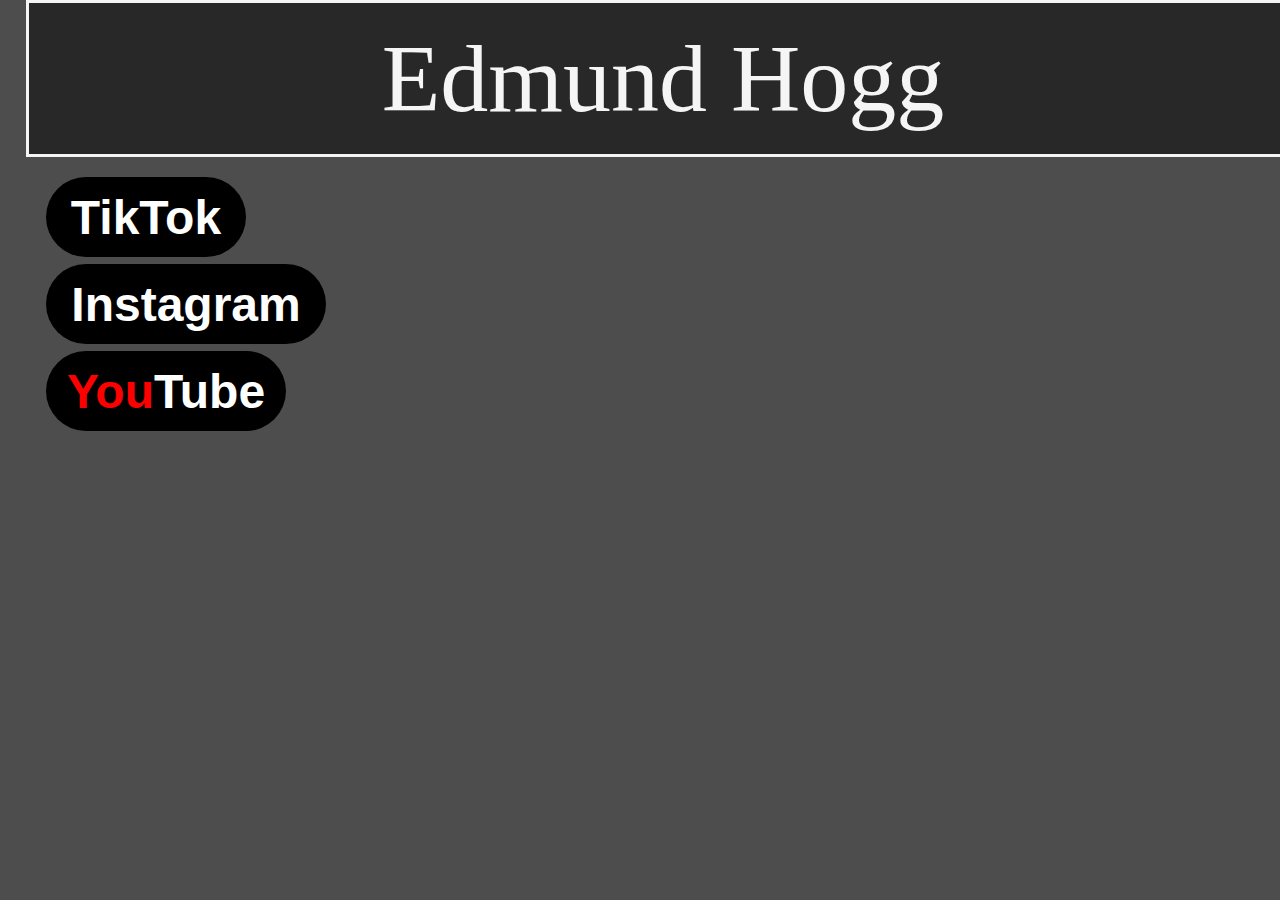
<file: Index.html>
<!DOCTYPE html>
<html lang="en">
    <head>
        <meta charset="UTF-8">
        <meta name="viewport" content="width=device-width, initial-scale=1.0">
        <title>Home</title>
        <link rel="stylesheet" href="Home.css">
    </head>
    <body>
        <div id="Home">
          <input id="display" readonly>
        <div id="buttons">
            <button class=TikTok onclick="TikTok()">TikTok</button>
            <button class=Instagram onclick="Instagram()">Instagram</button>
            <button class=Youtube onclick="YouTube()">
                <span style="color: red;">You</span><span style="color: white;">Tube</span>
            </button>
            </div>
        </div>

        <script
            src="Home.js">
        </script>
    </body>
</html>
</file>
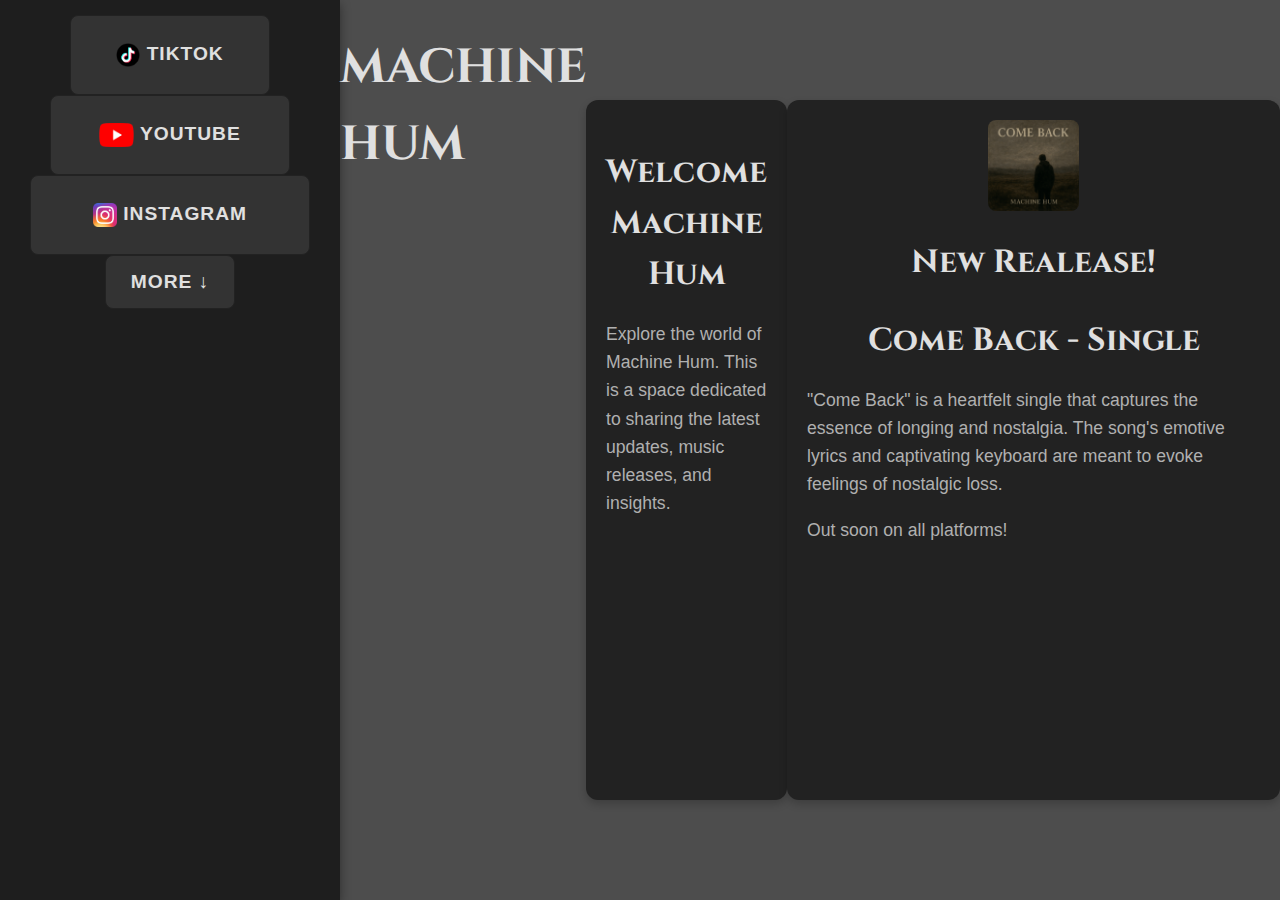
<file: index.html>
<!DOCTYPE html>
<html lang="en">
    <head>
        <meta charset="UTF-8">
        <meta name="viewport" content="width=device-width, initial-scale=1.0">
        <title>Home</title>
        <link rel="stylesheet" href="index.css">
        <link rel="icon" href="ire.png" type="image/png"> 
        <head>
    <meta charset="UTF-8">
    <meta name="viewport" content="width=device-width, initial-scale=1.0">
    <title>Home</title>
    
    <link rel="preconnect" href="https://fonts.googleapis.com">
    <link rel="preconnect" href="https://fonts.gstatic.com" crossorigin>
    <link href="https://fonts.googleapis.com/css2?family=Cinzel:wght@400;700&display=swap" rel="stylesheet">
    
    <link rel="stylesheet" href="Home.css">
    <link rel="icon" href="logo" type="image/png"> 
</head>
    </head>
    <body>

<header class="navbar">
    <div class="container">
        <nav>
<ul>
<li>
    <button type="button" class="TikTok" onclick="GotoTikTok()">
        <span class="tiktok-highlight">
            <img src="tiktok.png" alt="TikTok" style="height:24px; vertical-align:middle;">
            TikTok
        </span>
    </button>
</li>
    <li>
        <button type="button" class="Youtube" onclick="GotoYoutube()">
            <img src="youtube.png" alt="YouTube" style="height:24px; vertical-align:middle;">
            YouTube
        </button>
    </li>
    <li>
        <button type="button" class="Instagram" onclick="GotoInstagram()">
            <img src="instagram.png" alt="Instagram" style="height:24px; vertical-align:middle;">
            Instagram
        </button>
    </li>


                <li class="dropdown">
                    <button class="dropbtn" onclick="toggleDropdown()">More ↓</button>

                    <div id="moreDropdown" class="dropdown-content">
                        <a href="#" onclick="GotoSpotify()">
                            <img src="spotify.png" alt="Spotify" style="height:24px; vertical-align:middle;">
                            Coming Soon...
                        </a>
                                                <a href="#" onclick="GotoApplemusic()">
                            <img src="applemusic.png" alt="applemusic" style="height:24px; vertical-align:middle;">
                            Coming Soon...
                        </a>
                                                <a href="#" onclick="Gotosoundcloud()">
                            <img src="soundcloud.png" alt="soundcloud" style="height:24px; vertical-align:middle;">
                            Coming Soon...
                        </a>
                    </div>
                </li>
</ul>
        </nav>
    </div>
</header>

<div class="text-container">
    <h1 class="animated-text">MACHINE HUM</h1>
</div>


 <section id="about-section" class="content-section">
            <h2>Welcome Machine Hum</h2>
            <p>
               Explore the world of Machine Hum. This is a space dedicated to sharing the latest updates, music releases, and insights.
            </p>
        </section>

 <section id="Come-Back" class="Come-Back">
     <img src="Come Back.jpg" alt="A descriptive alt text for your image" class="section-image">
            <h2>New Realease!</h2>
            <h2>Come Back - Single</h2>
            <p>
               "Come Back" is a heartfelt single that captures the essence of longing and nostalgia. The song's emotive lyrics and captivating keyboard are meant to evoke feelings of nostalgic loss.
            </p>
            <p>
                Out soon on all platforms!
            </p>
        </section>




        <script src="index.js"></script>


    </body>
</html>
</file>
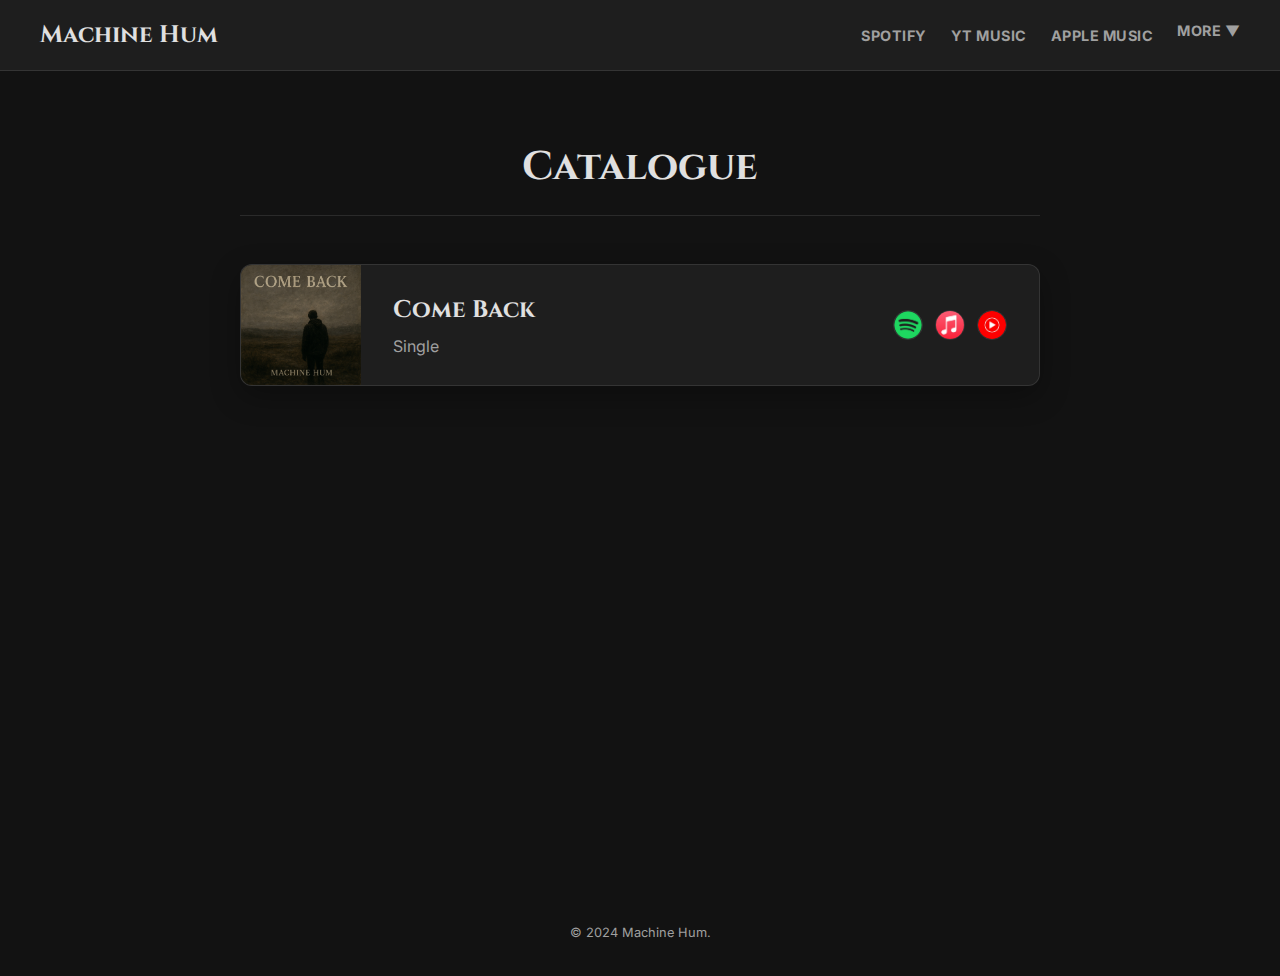
<file: catalogue.html>
<!DOCTYPE html>
<html lang="en">
<head>
    <meta charset="UTF-8">
    <meta name="viewport" content="width=device-width, initial-scale=1.0">
    <title>Machine Hum - Catalogue</title>

    <!-- Google Fonts for a professional look -->
    <link rel="preconnect" href="https://fonts.googleapis.com">
    <link rel="preconnect" href="https://fonts.gstatic.com" crossorigin>
    <link href="https://fonts.googleapis.com/css2?family=Inter:wght@400;700&family=Cinzel:wght@700&display=swap" rel="stylesheet">

    <!-- Link to your EXISTING CSS file -->
    <link rel="stylesheet" href="style.css">
    
    <!-- Favicon (optional, but recommended) -->
    <link rel="icon" href="logo" type="image/png">
</head>
<!-- ADDED class to body for specific page styling -->
<body class="catalogue-page">

    <!-- Header and Navigation Bar (No changes needed here) -->
    <header class="navbar">
        <div class="navbar-container">
            <a href="index.html" class="artist-name">Machine Hum</a>
            <nav class="main-nav">
                <ul>
                    <li><a href="https://open.spotify.com/artist/5oKqcFxiEL4AUNYbzBuVqI?si=dP1AouqpRpW3txo14rVcGw" target="_blank" rel="noopener noreferrer" class="nav-link"><img src="spotify.png" alt="Spotify Logo" class="nav-icon"><span>Spotify</span></a></li>
                    <li><a href="https://music.youtube.com/channel/UCqyMFsJ3lwVtG4-KF1g1Cig?si=UUxE1m2x-YPCpBij" target="_blank" rel="noopener noreferrer" class="nav-link"><img src="ytmusic.png" alt="YT Music Logo" class="nav-icon"><span>YT Music</span></a></li>
                    <li><a href="https://music.apple.com/us/artist/machine-hum/1832338799" target="_blank" rel="noopener noreferrer" class="nav-link"><img src="applemusic.png" alt="Apple Music Logo" class="nav-icon"><span>Apple Music</span></a></li>
                    <li class="dropdown">
                        <span class="nav-link dropdown-toggle">More ▼</span>
                        <div class="dropdown-menu">
                            <a href="https://www.tiktok.com/@machinehum" target="_blank" rel="noopener noreferrer"><img src="tiktok.png" alt="TikTok Logo" class="dropdown-icon">TikTok</a>
                            <a href="https://www.instagram.com/machinehum_" target="_blank" rel="noopener noreferrer"><img src="instagram.png" alt="Instagram Logo" class="dropdown-icon">Instagram</a>
                            <a href="https://soundcloud.com/" target="_blank" rel="noopener noreferrer"><img src="soundcloud.png" alt="SoundCloud Logo" class="dropdown-icon">SoundCloud</a>
                            <a href="https://ko-fi.com/machinehum" target="_blank" rel="noopener noreferrer"><img src="kofi.png" alt="Ko-fi Logo" class="dropdown-icon">Ko-fi</a>
                        </div>
                    </li>
                </ul>
            </nav>
        </div>
    </header>

    <!-- Main Content Area for the Catalogue -->
    <main>
        <div class="catalogue-page-container">
            <h1 class="page-title">Catalogue</h1>
            
            <div class="catalogue-list">
                
                <!-- UPDATED: The bar is now a DIV with multiple links inside -->
                <div class="catalogue-item-card">
                    <!-- Link for the art and info -->
                    <a href="come-back.html" class="catalogue-item-main-link">
                        <img src="Come Back.jpg" alt="Come Back Album Art" class="catalogue-item-image">
                        <div class="catalogue-item-info">
                            <h3>Come Back</h3>
                            <span>Single</span>
                        </div>
                    </a>
                    <!-- Separate links for streaming services -->
                    <div class="catalogue-item-links">
                        <a href="https://open.spotify.com/track/5DIHUeiOV5YHuwfDBjsPoa?si=ed74f9653b1243cc" target="_blank" rel="noopener noreferrer"><img src="spotify.png" alt="Spotify"></a>
                        <a href="https://music.apple.com/us/song/come-back/1832647389" target="_blank" rel="noopener noreferrer"><img src="applemusic.png" alt="Apple Music"></a>
                        <a href="https://music.youtube.com/watch?v=VIMM3FHNts4&si=hNJO_S4ls8Uox2ap" target="_blank" rel="noopener noreferrer"><img src="ytmusic.png" alt="YouTube Music"></a>
                    </div>
                </div>

            </div>
        </div>
    </main>

    <!-- Footer -->
    <footer class="site-footer">
        <p>&copy; 2024 Machine Hum.</p>
    </footer>

</body>
</html>
</file>
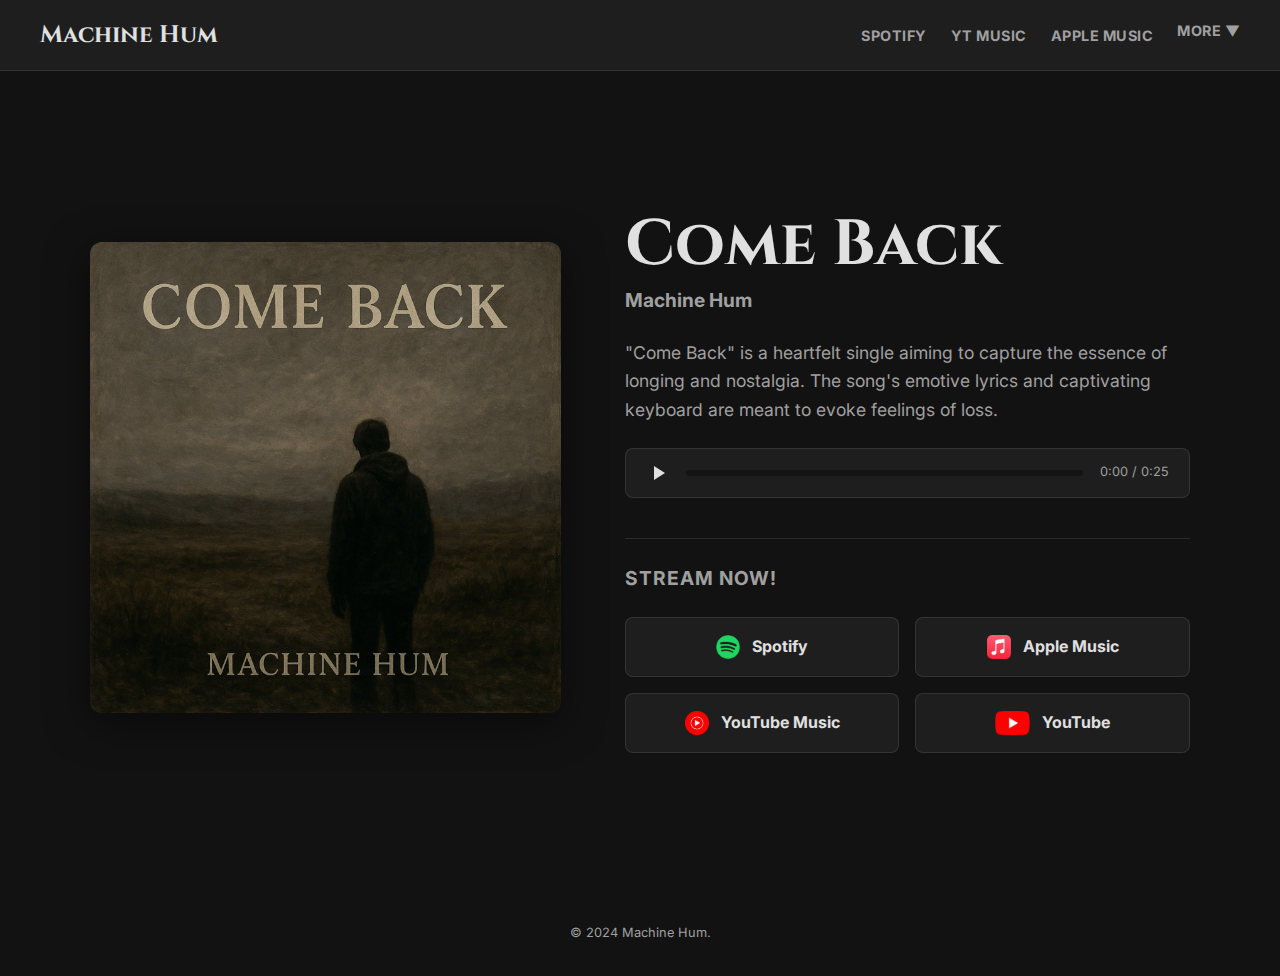
<file: come-back.html>
<!DOCTYPE html>
<html lang="en">
<head>
    <meta charset="UTF-8">
    <meta name="viewport" content="width=device-width, initial-scale=1.0">
    <title>Machine Hum - Come Back</title>

    <!-- Google Fonts for a professional look -->
    <link rel="preconnect" href="https://fonts.googleapis.com">
    <link rel="preconnect" href="https://fonts.gstatic.com" crossorigin>
    <link href="https://fonts.googleapis.com/css2?family=Inter:wght@400;700&family=Cinzel:wght@700&display=swap" rel="stylesheet">

    <!-- Link to your CSS file -->
    <link rel="stylesheet" href="style.css">
    
    <!-- Favicon (optional, but recommended) -->
    <link rel="icon" href="logo" type="image/png">
</head>
<body>

    <!-- Header and Navigation Bar (No changes needed here) -->
    <header class="navbar">
        <div class="navbar-container">
            <a href="index.html" class="artist-name">Machine Hum</a>
            <nav class="main-nav">
                <ul>
                    <li><a href="https://open.spotify.com/artist/5oKqcFxiEL4AUNYbzBuVqI?si=dP1AouqpRpW3txo14rVcGw" target="_blank" rel="noopener noreferrer" class="nav-link"><img src="spotify.png" alt="Spotify Logo" class="nav-icon"><span>Spotify</span></a></li>
                    <li><a href="https://music.youtube.com/channel/UCqyMFsJ3lwVtG4-KF1g1Cig?si=UUxE1m2x-YPCpBij" target="_blank" rel="noopener noreferrer" class="nav-link"><img src="ytmusic.png" alt="YT Music Logo" class="nav-icon"><span>YT Music</span></a></li>
                    <li><a href="https://music.apple.com/us/artist/machine-hum/1832338799" target="_blank" rel="noopener noreferrer" class="nav-link"><img src="applemusic.png" alt="Apple Music Logo" class="nav-icon"><span>Apple Music</span></a></li>
                    <li class="dropdown">
                        <span class="nav-link dropdown-toggle">More ▼</span>
                        <div class="dropdown-menu">
                            <a href="https://www.tiktok.com/@machinehum" target="_blank" rel="noopener noreferrer"><img src="tiktok.png" alt="TikTok Logo" class="dropdown-icon">TikTok</a>
                            <a href="https://www.instagram.com/machinehum_" target="_blank" rel="noopener noreferrer"><img src="instagram.png" alt="Instagram Logo" class="dropdown-icon">Instagram</a>
                            <a href="https://soundcloud.com/" target="_blank" rel="noopener noreferrer"><img src="soundcloud.png" alt="SoundCloud Logo" class="dropdown-icon">SoundCloud</a>
                            <a href="https://ko-fi.com/machinehum" target="_blank" rel="noopener noreferrer"><img src="kofi.png" alt="Ko-fi Logo" class="dropdown-icon">Ko-fi</a>
                        </div>
                    </li>
                </ul>
            </nav>
        </div>
    </header>

    <!-- Main Content Area for the Single -->
    <main>
        <!-- UPDATED: Container now uses a two-column layout -->
        <div class="single-page-container">
            
            <!-- Column 1: Album Art -->
            <div class="album-art-column">
                <img src="Come Back.jpg" alt="Album art for Come Back" class="album-art-large">
            </div>

            <!-- Column 2: Track Details and Links -->
            <div class="track-details-column">
                <h1 class="track-title">Come Back</h1>
                <h2 class="artist-title">Machine Hum</h2>

                <div class="track-description">
                    <p>"Come Back" is a heartfelt single aiming to capture the essence of longing and nostalgia. The song's emotive lyrics and captivating keyboard are meant to evoke feelings of loss.</p>
                </div>

                <div class="audio-player">
                    <audio id="teaser-audio" src="come_back teaser.flac"></audio>
                    <button id="play-pause-btn" class="player-btn">
                        <svg class="icon-play" width="24" height="24" viewBox="0 0 24 24" fill="currentColor"><path d="M8 5v14l11-7z"/></svg>
                        <svg class="icon-pause" width="24" height="24" viewBox="0 0 24 24" fill="currentColor" style="display: none;"><path d="M6 19h4V5H6v14zm8-14v14h4V5h-4z"/></svg>
                    </button>
                    <div id="progress-bar-container" class="progress-container">
                        <div id="progress-bar" class="progress-bar"></div>
                    </div>
                    <div class="time-display">
                        <span id="current-time">0:00</span> / <span id="total-duration">0:00</span>
                    </div>
                </div>

                <div class="streaming-links">
                    <h3>Stream Now!</h3>
                    <div class="stream-button-container">
                        <a href="https://open.spotify.com/track/5DIHUeiOV5YHuwfDBjsPoa?si=ed74f9653b1243cc" target="_blank" rel="noopener noreferrer" class="stream-button spotify-btn"><img src="spotify.png" alt="Spotify"> Spotify</a>
                        <a href="https://music.apple.com/us/song/come-back/1832647389" target="_blank" rel="noopener noreferrer" class="stream-button apple-btn"><img src="applemusic.png" alt="Apple Music"> Apple Music</a>
                        <a href="https://music.youtube.com/watch?v=VIMM3FHNts4&si=hNJO_S4ls8Uox2ap" target="_blank" rel="noopener noreferrer" class="stream-button ytmusic-btn"><img src="ytmusic.png" alt="YouTube Music"> YouTube Music</a>
                        <a href="https://youtu.be/GsZ5y3szEfY" target="_blank" rel="noopener noreferrer" class="stream-button youtube-btn"><img src="youtube.png" alt="YouTube"> YouTube</a>
                    </div>
                </div>
            </div>
        </div>
    </main>

    <!-- Footer -->
    <footer class="site-footer">
        <p>&copy; 2024 Machine Hum.</p>
    </footer>

    <!-- JavaScript for Audio Player (No changes needed here) -->
    <script>
        const audio = document.getElementById('teaser-audio');
        const playPauseBtn = document.getElementById('play-pause-btn');
        const playIcon = playPauseBtn.querySelector('.icon-play');
        const pauseIcon = playPauseBtn.querySelector('.icon-pause');
        const progressBar = document.getElementById('progress-bar');
        const progressBarContainer = document.getElementById('progress-bar-container');
        const currentTimeEl = document.getElementById('current-time');
        const totalDurationEl = document.getElementById('total-duration');

        function togglePlay() {
            if (audio.paused) {
                audio.play();
            } else {
                audio.pause();
            }
        }

        function updatePlayIcon() {
            playIcon.style.display = audio.paused ? 'block' : 'none';
            pauseIcon.style.display = audio.paused ? 'none' : 'block';
        }

        function updateProgress() {
            const progress = (audio.currentTime / audio.duration) * 100;
            progressBar.style.width = `${progress}%`;
        }

        function setProgress(e) {
            const width = this.clientWidth;
            const clickX = e.offsetX;
            audio.currentTime = (clickX / width) * audio.duration;
        }

        function formatTime(seconds) {
            const minutes = Math.floor(seconds / 60);
            const secs = Math.floor(seconds % 60);
            return `${minutes}:${secs.toString().padStart(2, '0')}`;
        }

        function updateTimes() {
            currentTimeEl.textContent = formatTime(audio.currentTime);
        }

        function setDuration() {
            totalDurationEl.textContent = formatTime(audio.duration);
        }

        playPauseBtn.addEventListener('click', togglePlay);
        audio.addEventListener('play', updatePlayIcon);
        audio.addEventListener('pause', updatePlayIcon);
        audio.addEventListener('timeupdate', updateProgress);
        audio.addEventListener('timeupdate', updateTimes);
        audio.addEventListener('loadedmetadata', setDuration);
        progressBarContainer.addEventListener('click', setProgress);
    </script>

</body>

</html>
</file>
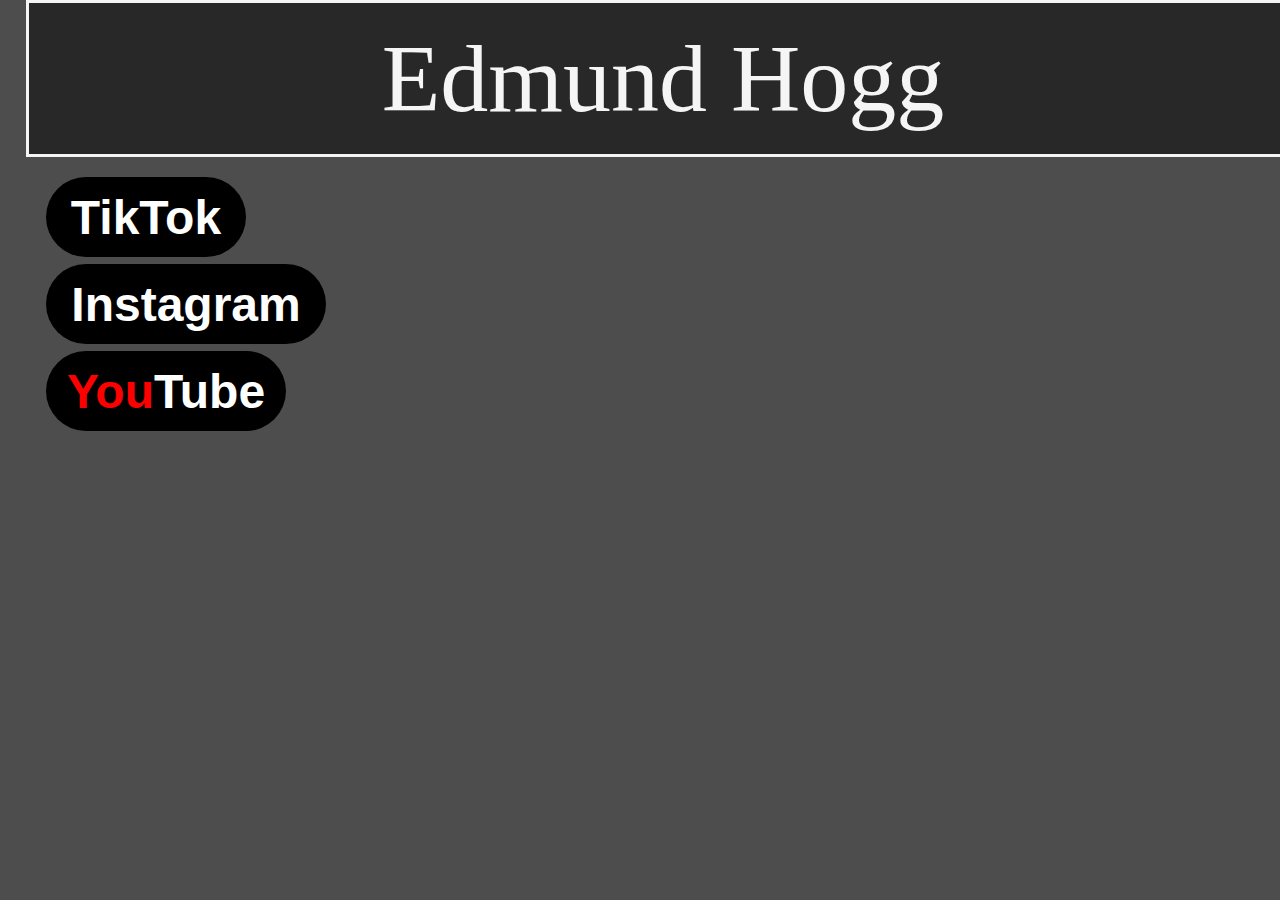
<file: Home.html>
<!DOCTYPE html>
<html lang="en">
    <head>
        <meta charset="UTF-8">
        <meta name="viewport" content="width=device-width, initial-scale=1.0">
        <title>Home</title>
        <link rel="stylesheet" href="Home.css">
    </head>
    <body>
        <div id="Home">
          <input id="display" readonly>
        <div id="buttons">
            <button class=TikTok onclick="TikTok()">TikTok</button>
            <button class=Instagram onclick="Instagram()">Instagram</button>
            <button class=Youtube onclick="YouTube()">
                <span style="color: red;">You</span><span style="color: white;">Tube</span>
            </button>
            </div>
        </div>

        <script
            src="Home.js">
        </script>
    </body>
</html>
</file>
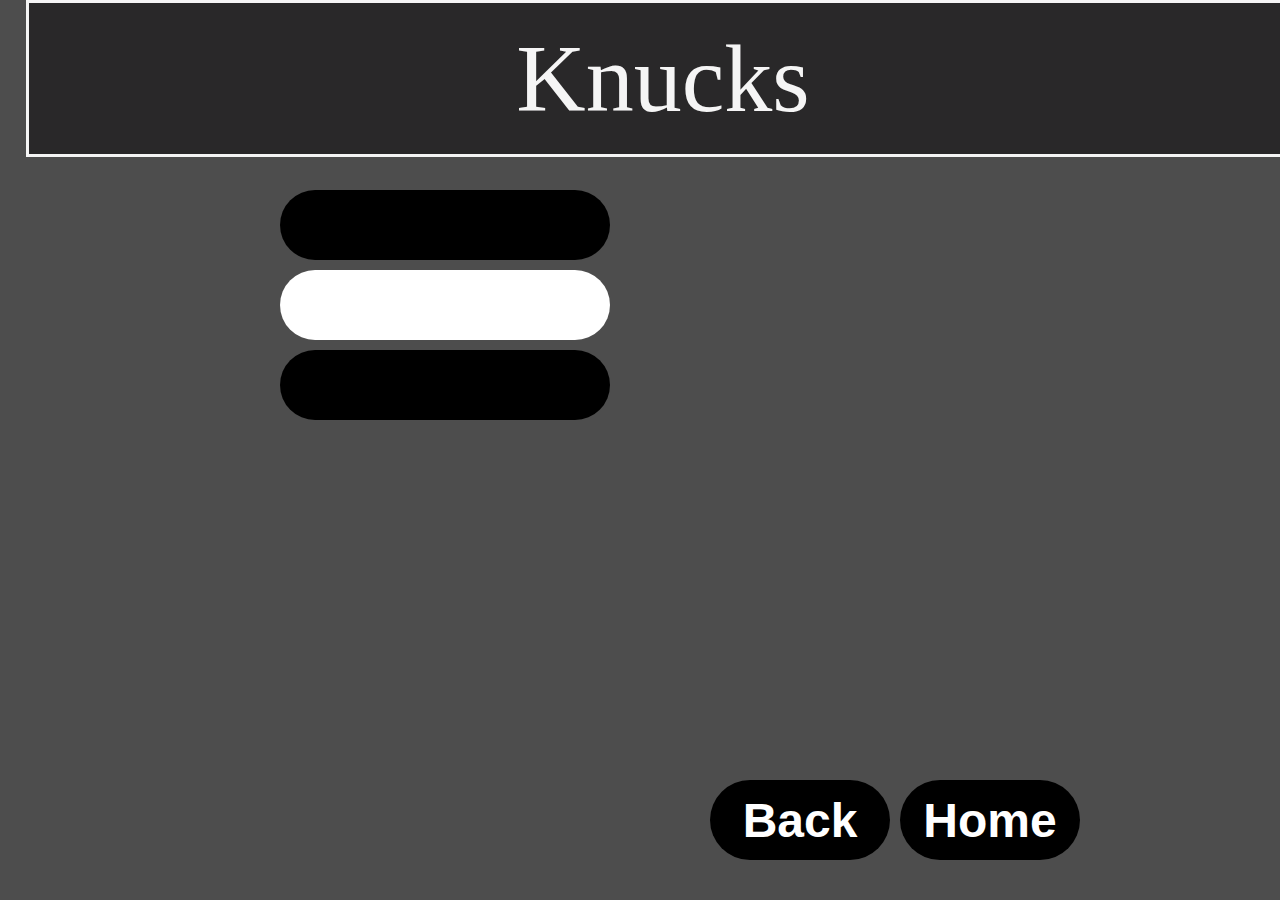
<file: Knucks.html>
<!DOCTYPE html>
<html lang="en">
    <head>
        <meta charset="UTF-8">
        <meta name="viewport" content="width=device-width, initial-scale=1.0">
        <title>Home/Music/Knucks</title>
        <link rel="stylesheet" href="Knucks.css">
    </head>
    <body>
        <div id="Home">
          <input id="display" readonly>
           <div id="buttons">
            <button class=Home onclick="Goto4()">Home</button>
            <button class=Back onclick="Goto5()">Back</button>
            <a class=AlphaPlace href="spotify:album:https://open.spotify.com/album/103O26J3AHRwYYZyRfKuwQ?si=YK7Z-WvESuWe7jsarQBm3Q"></a>
            <a class=cantdecide href="spotify:album:https://open.spotify.com/album/5fodg3Betf8H5oQv85k6a9?si=a65eb5abb62b4a8a"></a>
            <a class=nkita href="spotify:album:https://open.spotify.com/album/1oTf2VWsO3CWjc1S4EWDkz?si=43612cafef4f4b60"></a>
            </div>
        </div>

        <script
            src="Knucks.js">
        </script>
    </body>
</html>
</file>
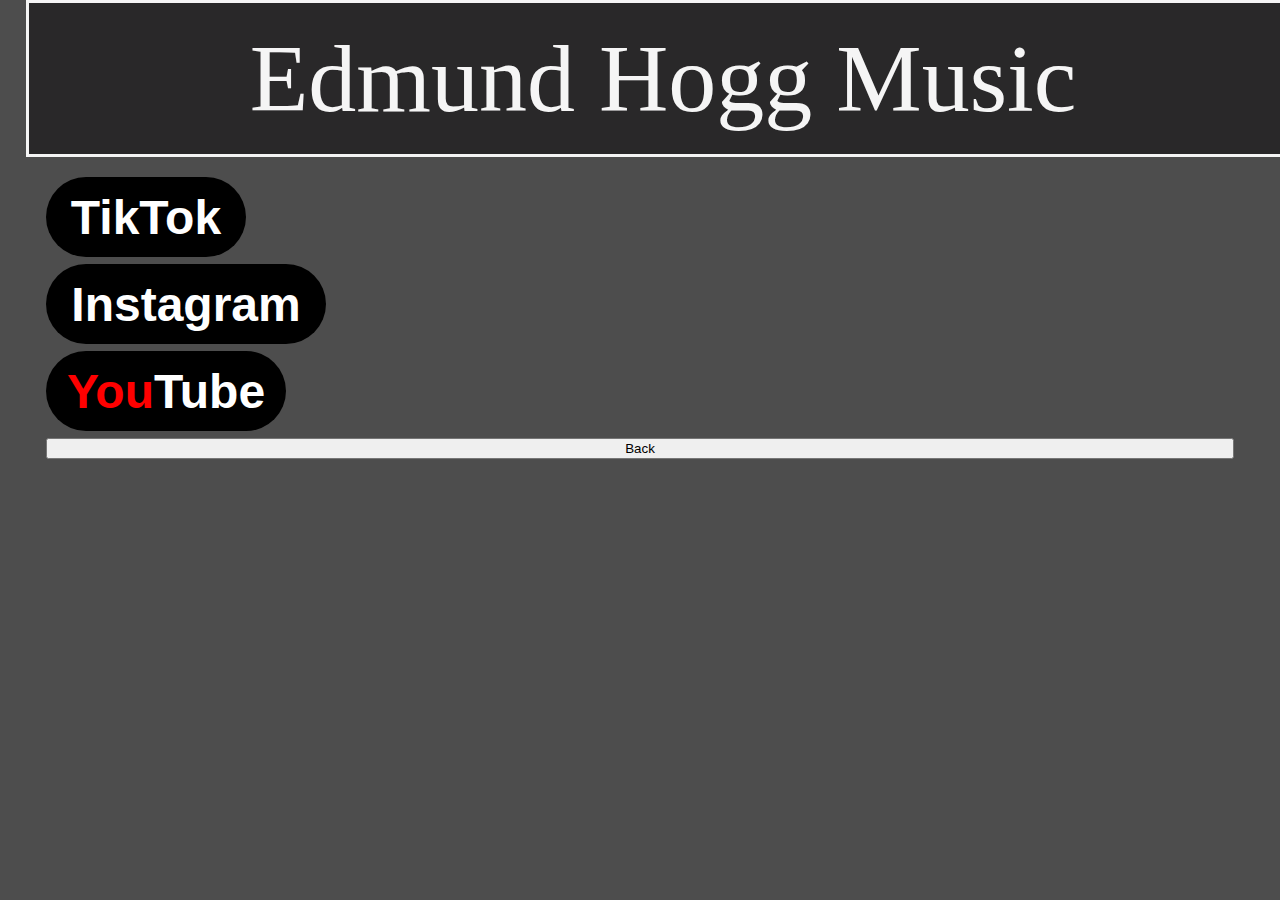
<file: Music.html>
<!DOCTYPE html>
<html lang="en">
    <head>
        <meta charset="UTF-8">
        <meta name="viewport" content="width=device-width, initial-scale=1.0">
        <title>Music</title>
        <link rel="stylesheet" href="Music.css">
    </head>
    <body>
        <div id="Home">
          <input id="display" readonly>
        <div id="buttons">
            <button class=TikTok onclick="TikTok()">TikTok</button>
            <button class=Instagram onclick="Instagram()">Instagram</button>
            <button class=Youtube onclick="YouTube()">
                <span style="color: red;">You</span><span style="color: white;">Tube</span>
            </button>
            <button class=Home onclick="Home()">Back</button>
            </div>
        </div>

        <script
            src="Music.js">
        </script>
    </body>
</html>
</file>
<file: Home.css>
body{
    margin: 0;
    display: flex;
    justify-content: center;
    align-items: left;
    height: 100vh;
    background-color: hsl(0, 0%, 30%);
}
#display{
    font-family: Cambria, Cochin, Georgia, Times, 'Times New Roman', serif;
    width: 100%;
    padding: 20px;
    font-size: 6rem;
    text-align: center;
    border: solid;
    background-color: hsl(300, 1%, 16%);
    color: whitesmoke
}
#buttons{
    display: grid;
    grid-template-columns: repeat(1, 1fr);
    gap: 7px;
    padding: 20px;
}


.Spotify{
    width: 190px;
    height: 080px;
    border: none;
    background-color:rgb(0, 0, 0);
    color: white;
    font-size: 3rem;
    border-radius: 40px;
    font-weight: bold;
    curser: pointer;
}
.Spotify:hover{
    background-color:rgb(22, 61, 34);
}
.Spotify:active{
    background-color:rgb(28, 73, 42);
}




.TikTok{
        width: 200px;
    height: 080px;
    border: none;
    background-color:rgb(0, 0, 0);
    color: white;
    font-size: 3rem;
    border-radius: 40px;
    font-weight: bold;
    curser: pointer;
}
.TikTok:hover{
    background-color:rgb(22, 61, 34);
}
.TikTok:active{
    background-color:rgb(28, 73, 42);
}



.Instagram{
        width: 280px;
    height: 080px;
    border: none;
    background-color:rgb(0, 0, 0);
    color: white;
    font-size: 3rem;
    border-radius: 40px;
    font-weight: bold;
    curser: pointer;
}
.Instagram:hover{
    background-color:rgb(22, 61, 34);
}
.Instagram:active{
    background-color:rgb(28, 73, 42);
}



.Youtube{
    width: 240px;
    height: 080px;
    border: none;
    background-color:rgb(0, 0, 0);
    color: white;
    font-size: 3rem;
    border-radius: 40px;
    font-weight: bold;
    curser: pointer;
}
.Youtube:hover{
    background-color:rgb(61, 22, 22);
}
.Youtube:active{
    background-color:rgb(73, 28, 28);
}



.Chess{
    width: 180px;
    height: 080px;
    border: none;
    background-color: #383736;
    color: white;
    font-size: 3rem;
    border-radius: 40px;
    font-weight: bold;
    curser: pointer;
}
.Chess:hover{
    background-color:#302e2e;
}
.Chess:active{
    background-color:#242322;
}
</file>
<file: index.css>
/* ========================================= */
/* 1. CSS Variables and Base Styling */
/* ========================================= */

:root {
    /* Color Palette */
    --background-color: #121212;
    --navbar-bg-color: #1e1e1e;
    --text-color: #e0e0e0;
    --accent-color-green: #69923e;
    --accent-color-red: #752f2f;
    --button-bg-color: #333;
    --button-hover-bg-color: #444;
    --button-active-bg-color: #222;
}

/* Base styling for the whole page */
body {
    margin: 0;
    padding: 0;
    font-family: 'Segoe UI', Tahoma, Geneva, Verdana, sans-serif;
    background-color: var(--background-color);
    color: var(--text-color);
    line-height: 1.6;
}

/* ========================================= */
/* 2. Navbar Styling */
/* ========================================= */

.navbar {
    background-color: var(--navbar-bg-color);
    box-shadow: 0 4px 10px rgba(0, 0, 0, 0.4);
    width: 100%;
    padding: 15px 0;
}

.navbar .container {
    max-width: 1200px;
    margin: 0 auto;
    display: flex;
    /* This is the key. It separates the logo from the nav buttons. */
    justify-content: space-between;
    align-items: center;
    padding: 0 20px;
}

.navbar nav ul {
    list-style: none;
    margin: 0;
    padding: 0;
    display: flex;
    flex-wrap: wrap;
    justify-content: center;
}

.navbar nav ul li {
    margin: 0 10px;
}

/* New CSS rules to style the "Machine Hum" text as a link */
.navbar-text {
    font-size: 1.5rem;
    font-weight: bold;
    color: var(--text-color);
    font-family: 'Cinzel', serif;
}

.navbar-text a {
    text-decoration: none;
    color: inherit;
    transition: opacity 0.3s ease;
}

.navbar-text a:hover {
    opacity: 0.8;
}

/* ========================================= */
/* 3. Main Content Sections */
/* ========================================= */

main {
    display: block;
    padding: 20px;
    box-sizing: border-box;
}

#Home {
    display: flex;
    flex-direction: column;
    align-items: center;
    width: 100%;
    max-width: 600px;
}

#display {
    width: 100%;
    padding: 30px;
    font-size: 3rem;
    text-align: center;
    border: 2px solid var(--accent-color-green);
    border-radius: 12px;
    background-color: #0d0d0d;
    color: var(--text-color);
    font-weight: bold;
    box-sizing: border-box;
    margin-bottom: 20px;
}

.logo-container {
    display: flex;
    justify-content: center;
    align-items: flex-start;
    margin-top: -30px;
    margin-bottom: 0;
}

.logo {
    user-select: none;
    -webkit-user-select: none;
    -moz-user-select: none;
    -ms-user-select: none;
    display: block;
    max-width: 300px;
    width: 100%;
    height: auto;
    margin-bottom: 0;
    opacity: 0;
    transform: translateY(40px);
    transition: opacity 1s ease, transform 1s ease;
}

.logo.loaded {
    opacity: 1;
    transform: translateY(0);
}

.text-container {
    display: flex;
    justify-content: center;
    height: 125px;
    width: 100%;
}

.animated-text {
    opacity: 0;
    transform: translateY(40px);
    transition: opacity 1s ease, transform 1s ease;
    margin-top: 30px;
    font-family: 'Cinzel', serif;
    font-size: 3rem;
    font-weight: 700;
    text-transform: uppercase;
    -webkit-user-select: none;
    -moz-user-select: none;
    -ms-user-select: none;
    user-select: none;
}

.animated-text.loaded {
    opacity: 1;
    transform: translateY(0);
}

.content-section,
.Come-Back {
    max-width: 500px;
    margin: 100px auto;
    padding: 20px;
    background-color: #222;
    border-radius: 12px;
    box-shadow: 0 4px 8px rgba(0, 0, 0, 0.2);
    text-align: left;
}

.content-section h2,
.Come-Back h2 {
    font-family: 'Cinzel', serif;
    font-size: 2rem;
    color: #e0e0e0;
    text-align: center;
    margin-bottom: 20px;
}

.content-section p,
.Come-Back p {
    font-family: 'Segoe UI', sans-serif;
    font-size: 1.1rem;
    color: #b0b0b0;
    line-height: 1.6;
}

.section-image {
    max-width: 20%;
    height: auto;
    display: block;
    border-radius: 8px;
    margin: 0 auto 20px auto;
}

/* ========================================= */
/* 4. Button Styling */
/* ========================================= */

.navbar button,
.main-button {
    border: 1px solid #222;
    background-color: var(--button-bg-color);
    color: var(--text-color);
    padding: 15px 25px;
    font-size: 1.2rem;
    font-weight: bold;
    border-radius: 8px;
    cursor: pointer;
    transition: background-color 0.3s ease, transform 0.2s ease;
    text-transform: uppercase;
    letter-spacing: 1px;
}

.navbar button:hover,
.main-button:hover {
    background-color: var(--button-hover-bg-color);
    transform: translateY(-2px);
}

.navbar button:active,
.main-button:active {
    background-color: var(--button-active-bg-color);
    transform: translateY(0);
}

/* Individual button styles for hover effects */
.navbar .TikTok:hover,
.main-button.TikTok:hover {
    background-color: #0b1d33;
    color: #fff;
    border: 1px solid #222;
    box-shadow: 0 2px 8px rgba(0, 0, 0, 0.25);
    transition: background 0.3s, box-shadow 0.3s;
}

.navbar .Music:hover,
.main-button.Music:hover {
    background-color: #4b6e58;
    transform: translateY(-2px);
}

.navbar .Projects:hover,
.main-button.Projects:hover {
    background-color: #4c4c66;
    transform: translateY(-2px);
}

.navbar .Notes:hover,
.main-button.Notes:hover {
    background-color: #66504a;
    transform: translateY(-2px);
}

.navbar .Youtube:hover,
.main-button.Youtube:hover {
    background-color: var(--accent-color-red);
    transform: translateY(-2px);
}

.navbar .Chess:hover,
.main-button.Chess:hover {
    background-color: var(--accent-color-green);
    transform: translateY(-2px);
}

.navbar .Instagram:hover,
.main-button.Instagram:hover {
    background-color: #be7f1f;
    transform: translateY(-2px);
}

.navbar .Spotify:hover,
.main-button.Spotify:hover {
    background-color: #124223;
    transform: translateY(-2px);
}

.navbar .Youtube span {
    font-weight: bold;
}

/* ========================================= */
/* 5. Dropdown Styling */
/* ========================================= */

.dropdown {
    position: relative;
    display: inline-block;
    margin-left: 10px;
}

.dropbtn {
    background-color: var(--button-bg-color);
    color: var(--text-color);
    border: none;
    padding: 12px 20px;
    font-size: 17px;
    cursor: pointer;
    border-radius: 8px;
    transition: background-color 0.3s ease;
}

.dropbtn:hover {
    background-color: var(--button-hover-bg-color);
}

.dropdown-content {
    display: none;
    position: absolute;
    background-color: #333;
    min-width: 200px;
    box-shadow: 0 8px 16px 0 rgba(0, 0, 0, 0.2);
    z-index: 1;
    border-radius: 8px;
    margin-top: -1px;
    top: 100%;
    left: 0;
    padding: 10px 0;
}

.dropdown:hover .dropdown-content {
    display: block;
}

.dropdown-content a {
    color: var(--text-color);
    padding: 12px 16px;
    text-decoration: none;
    display: block;
    text-align: left;
}

.dropdown-content a:hover {
    background-color: #444;
}

/* ========================================= */
/* 6. Audio Player Styling */
/* ========================================= */

.audio-player {
    max-width: 600px;
    margin: 40px auto;
    background-color: var(--button-bg-color);
    padding: 15px 20px;
    border-radius: 8px;
    box-shadow: 0 4px 8px rgba(0, 0, 0, 0.2);
    display: flex;
    align-items: center;
}

.audio-player .controls {
    display: flex;
    align-items: center;
    flex-grow: 1;
    gap: 15px;
}

.track-info {
    display: flex;
    align-items: center;
    margin-right: 15px;
}

.track-info #track-name {
    font-size: 1rem;
    color: var(--text-color);
    font-weight: 500;
}

.album-art {
    width: 50px;
    height: 50px;
    border-radius: 4px;
    margin-right: 15px;
}

#custom-audio-player .play-btn {
    background-color: var(--button-bg-color);
    border: none;
    border-radius: 50%;
    width: 40px;
    height: 40px;
    flex-shrink: 0;
    font-size: 1.2rem;
    cursor: pointer;
    display: flex;
    justify-content: center;
    align-items: center;
    padding: 0;
    line-height: 1;
    transition: background-color 0.3s ease;
    user-select: none;
    -webkit-user-select: none;
    -moz-user-select: none;
    -ms-user-select: none;
}

#custom-audio-player .play-btn:hover {
    background-color: var(--button-hover-bg-color);
}

.play-btn .icon {
    fill: var(--text-color);
    stroke: var(--text-color);
}

.play-btn .icon.hidden {
    display: none;
}

.progress-bar-container {
    width: 100%;
    height: 8px;
    background-color: #555;
    border-radius: 4px;
    cursor: pointer;
}

.progress-bar {
    height: 100%;
    width: 0;
    background-color: var(--text-color);
    border-radius: 4px;
}

audio {
    display: none;
}

/* ========================================= */
/* 7. Responsive Design */
/* ========================================= */

@media (max-width: 600px) {
    .navbar .container {
        flex-direction: column;
    }

    .navbar nav ul li {
        margin: 5px 0;
    }

    .navbar button,
    .main-button {
        width: 100%;
        margin-left: 0;
    }
}



/* popping out sections */

.section-pop-out {
    opacity: 0.5;
    transform: scale(0.95);
    transition: opacity 0.6s ease-out, transform 0.6s ease-out;
}

/* The state when the section is in view */
.section-pop-out.visible {
    opacity: 1;
    transform: scale(1);
}


















#play.catalogue {
    /* Use flexbox to easily center and stack the items */
    display: flex;
    flex-direction: column;
    justify-content: center;
    align-items: center;
    
    /* Defines the space between the h2, img, and button */
    gap: 15px; 
    
    background-color: #333;
    padding: 40px; /* Increased padding for a more substantial feel */
    border-radius: 16px; /* Slightly more rounded corners */
    max-width: 600px;
    margin: 40px auto;
    
    /* Add a more exciting shadow and a subtle bounce animation on page load */
    box-shadow: 0 8px 25px rgba(0, 0, 0, 0.5);
    animation: fadeIn 1s ease-in-out;
    
    /* Smooth transition for the hover effect */
    transition: transform 0.3s ease-in-out, box-shadow 0.3s ease-in-out;
}

/* Hover effect to make the entire section "lift up" */
#play.catalogue:hover {
    transform: translateY(-5px);
    box-shadow: 0 12px 30px rgba(0, 0, 0, 0.7);
}

#play.catalogue h2 {
    margin: 0;
    color: #fff;
    text-align: center;
    text-shadow: 1px 1px 3px rgba(0, 0, 0, 0.4);
}

#play.catalogue img {
    height: 30px; /* Slightly larger icons */
    transition: transform 0.3s ease;
}

/* A slight bounce on the image when the button is hovered */
#play.catalogue button.catalogue:hover img {
    transform: translateY(-2px);
}

#play.catalogue button.catalogue {
    padding: 20px 50px;
    font-size: 1.5rem;
    border: 2px solid var(--accent-color-rgba(14, 71, 33, 0.692)); /* A green border for accent */
    background-color: var(--button-bg-color);
    color: var(--text-color);
    font-weight: bold;
    border-radius: 8px;
    cursor: pointer;
    text-transform: uppercase;
    letter-spacing: 2px; /* Increased letter spacing */
    transition: background-color 0.3s ease, transform 0.2s ease, border-color 0.3s ease;
}

/* New hover effect for the button */
#play.catalogue button.catalogue:hover {
    background-color: var(--accent-color-rgba(28, 43, 25, 0));
    color: #121212;
    transform: scale(1.05); /* Make it slightly larger */
    border-color: var(--accent-color-green);
}

/* New keyframe for the initial animation */
@keyframes fadeIn {
    from {
        opacity: 0;
        transform: translateY(20px);
    }
    to {
        opacity: 1;
        transform: translateY(0);
    }
}
</file>
<file: style.css>
/* ========================================= */
/*          GLOBAL STYLES & VARIABLES        */
/* ========================================= */

:root {
    /* Color Palette */
    --color-background: #121212;
    --color-surface: #1e1e1e; /* For cards and navbar */
    --color-primary-text: #e0e0e0;
    --color-secondary-text: #a0a0a0;
    --color-accent: #00aaff; /* A vibrant blue for highlights */
    --color-border: rgba(255, 255, 255, 0.1);

    /* Typography */
    --font-primary: 'Inter', sans-serif;
    --font-display: 'Cinzel', serif;
}

/* Basic Reset and Body Styling */
* {
    margin: 0;
    padding: 0;
    box-sizing: border-box;
}

body {
    font-family: var(--font-primary);
    background-color: var(--color-background);
    color: var(--color-primary-text);
    line-height: 1.6;
    -webkit-font-smoothing: antialiased;
    -moz-osx-font-smoothing: grayscale;
}

/* ========================================= */
/*                 NAVBAR                    */
/* ========================================= */

.navbar {
    background-color: var(--color-surface);
    border-bottom: 1px solid var(--color-border);
    padding: 1rem 2rem;
    position: sticky;
    top: 0;
    z-index: 1000;
}

.navbar-container {
    max-width: 1200px;
    margin: 0 auto;
    display: flex;
    justify-content: space-between;
    align-items: center;
}

.artist-name {
    font-family: var(--font-display);
    font-size: 1.5rem;
    font-weight: 700;
    color: var(--color-primary-text);
    text-decoration: none;
    transition: opacity 0.3s ease;
}

.artist-name:hover {
    opacity: 0.8;
}

.main-nav ul {
    list-style: none;
    display: flex;
    align-items: center;
    gap: 1.5rem;
}

.nav-link {
    color: var(--color-secondary-text);
    text-decoration: none;
    font-weight: bold;
    font-size: 0.9rem;
    text-transform: uppercase;
    letter-spacing: 0.5px;
    transition: color 0.3s ease;
    cursor: pointer;
    
    position: relative;
    display: flex;
    justify-content: center;
    align-items: center;
    height: 24px; 
    overflow: hidden; 
}

.nav-link:hover {
    color: var(--color-primary-text);
}

.nav-link span {
    transition: transform 0.3s ease, opacity 0.3s ease;
    transform: translateY(0);
    opacity: 1;
}

.nav-link .nav-icon {
    position: absolute;
    height: 24px;
    width: 24px;
    transition: transform 0.3s ease, opacity 0.3s ease;
    transform: translateY(-100%);
    opacity: 0;
}

.nav-link:hover span {
    transform: translateY(100%);
    opacity: 0;
}

.nav-link:hover .nav-icon {
    transform: translateY(0);
    opacity: 1;
}


/* ========================================= */
/*                 DROPDOWN                  */
/* ========================================= */

.dropdown {
    position: relative;
}

.dropdown::after {
    content: '';
    position: absolute;
    left: 0;
    right: 0;
    bottom: -0.5rem;
    height: 0.5rem;
}

.dropdown-toggle {
    display: inline-block;
    height: 24px;
}

.dropdown-menu {
    display: none;
    position: absolute;
    top: 100%; 
    right: 0;
    margin-top: 0.5rem;
    background-color: #2a2a2a;
    border: 1px solid var(--color-border);
    border-radius: 8px;
    box-shadow: 0 8px 25px rgba(0, 0, 0, 0.5);
    min-width: 180px;
    padding: 0.5rem 0;
    opacity: 0;
    transform: translateY(-10px);
    transition: opacity 0.3s ease, transform 0.3s ease;
    pointer-events: none;
}

.dropdown:hover .dropdown-menu {
    display: block;
    opacity: 1;
    transform: translateY(0);
    pointer-events: auto;
}

.dropdown-menu a {
    display: flex;
    align-items: center;
    gap: 0.75rem;
    padding: 0.75rem 1.25rem;
    color: var(--color-secondary-text);
    text-decoration: none;
    font-size: 0.9rem;
    transition: background-color 0.2s ease, color 0.2s ease;
}

.dropdown-icon {
    width: 20px;
    height: 20px;
}

.dropdown-menu a:hover {
    background-color: var(--color-accent);
    color: #fff;
}

/* ========================================= */
/*              MAIN CONTENT                 */
/* ========================================= */

main {
    display: flex;
    justify-content: center;
    align-items: center;
    min-height: calc(100vh - 80px);
    padding: 2rem;
}

/* NEW: Rule to align catalogue page content to the top */
body.catalogue-page main {
    align-items: flex-start;
    padding-top: 4rem;
}

/* ========================================= */
/*           HOME PAGE HERO SECTION          */
/* ========================================= */

.hero-section {
    display: flex;
    flex-direction: column;
    align-items: center;
    gap: 2rem;
}

.release-card {
    display: grid;
    grid-template-columns: 1fr 1fr;
    max-width: 800px;
    background-color: var(--color-surface);
    border-radius: 12px;
    overflow: hidden;
    text-decoration: none;
    color: inherit;
    border: 1px solid var(--color-border);
    box-shadow: 0 10px 30px rgba(0, 0, 0, 0.3);
    transition: transform 0.4s ease, box-shadow 0.4s ease;
}

.release-card:hover {
    transform: translateY(-10px);
    box-shadow: 0 20px 40px rgba(0, 0, 0, 0.5);
}

.release-card img {
    width: 100%;
    height: 100%;
    object-fit: cover;
    display: block;
}

.release-info {
    padding: 3rem;
    display: flex;
    flex-direction: column;
    justify-content: center;
}

.release-type {
    font-size: 1rem;
    font-weight: bold;
    color: var(--color-accent);
    text-transform: uppercase;
    letter-spacing: 1px;
    margin-bottom: 0.5rem;
}

.release-title {
    font-family: var(--font-display);
    font-size: clamp(2rem, 5vw, 3.5rem);
    color: var(--color-primary-text);
    line-height: 1.1;
    margin-bottom: 1.5rem;
}

.release-cta {
    font-size: 1.1rem;
    font-weight: bold;
    color: var(--color-secondary-text);
    transition: color 0.3s ease, transform 0.3s ease;
}

.release-card:hover .release-cta {
    color: var(--color-primary-text);
    transform: translateX(5px);
}

.catalogue-card {
    display: flex;
    align-items: center;
    width: 100%;
    max-width: 800px;
    background-color: var(--color-surface);
    border: 1px solid var(--color-border);
    border-radius: 12px;
    overflow: hidden;
    text-decoration: none;
    color: var(--color-primary-text);
    box-shadow: 0 10px 30px rgba(0, 0, 0, 0.3);
    transition: transform 0.4s ease, box-shadow 0.4s ease;
}

.catalogue-card:hover {
    transform: translateY(-10px);
    box-shadow: 0 20px 40px rgba(0, 0, 0, 0.5);
}

.catalogue-card-image {
    width: 120px;
    height: 120px;
    object-fit: cover;
    flex-shrink: 0;
}

.catalogue-card-info {
    padding: 1rem 2rem;
}

.catalogue-card-info h3 {
    font-family: var(--font-display);
    font-size: 1.5rem;
    margin: 0 0 0.25rem 0;
}

.catalogue-card-info span {
    font-size: 1rem;
    font-weight: bold;
    color: var(--color-secondary-text);
    transition: color 0.3s ease, transform 0.3s ease;
    display: inline-block;
}

.catalogue-card:hover .catalogue-card-info span {
    color: var(--color-primary-text);
    transform: translateX(5px);
}

/* ========================================= */
/*          SINGLE PAGE STYLING              */
/* ========================================= */

.single-page-container {
    width: 100%;
    max-width: 1100px;
    display: grid;
    grid-template-columns: 1fr 1.2fr;
    align-items: center;
    gap: 4rem;
}

.album-art-large {
    width: 100%;
    height: auto;
    border-radius: 12px;
    box-shadow: 0 10px 40px rgba(0, 0, 0, 0.5);
}

.track-details-column {
    display: flex;
    flex-direction: column;
    gap: 1.5rem;
}

.track-title {
    font-family: var(--font-display);
    font-size: clamp(2.5rem, 6vw, 4rem);
    margin: 0;
    line-height: 1.1;
    text-align: left;
}

.artist-title {
    font-family: var(--font-primary);
    font-size: 1.2rem;
    color: var(--color-secondary-text);
    margin: -1.25rem 0 0 0;
    text-align: left;
}

.track-description {
    text-align: left;
    max-width: 100%;
    color: var(--color-secondary-text);
    font-size: 1.1rem;
}

.audio-player {
    width: 100%;
    background-color: var(--color-surface);
    border: 1px solid var(--color-border);
    border-radius: 8px;
    padding: 0.75rem 1.25rem;
    display: flex;
    align-items: center;
    gap: 1rem;
}

.player-btn {
    background: none;
    border: none;
    color: var(--color-primary-text);
    cursor: pointer;
    padding: 0;
    display: flex;
    align-items: center;
}

.progress-container {
    flex-grow: 1;
    background-color: rgba(0, 0, 0, 0.3);
    height: 6px;
    border-radius: 3px;
    cursor: pointer;
}

.progress-bar {
    width: 0;
    height: 100%;
    background-color: var(--color-accent);
    border-radius: 3px;
}

.time-display {
    font-size: 0.8rem;
    color: var(--color-secondary-text);
    min-width: 70px;
    text-align: right;
}

.streaming-links {
    width: 100%;
    text-align: left;
    margin-top: 1rem;
    border-top: 1px solid var(--color-border);
    padding-top: 1.5rem;
}

.streaming-links h3 {
    font-size: 1.2rem;
    text-transform: uppercase;
    letter-spacing: 1px;
    color: var(--color-secondary-text);
    margin-bottom: 1.5rem;
}

.stream-button-container {
    display: grid;
    grid-template-columns: 1fr 1fr;
    gap: 1rem;
}

.stream-button {
    display: flex;
    align-items: center;
    justify-content: center;
    gap: 0.75rem;
    padding: 1rem;
    background-color: var(--color-surface);
    border: 1px solid var(--color-border);
    color: var(--color-primary-text);
    text-decoration: none;
    font-size: 1rem;
    font-weight: bold;
    border-radius: 8px;
    transition: transform 0.2s ease, background-color 0.2s ease;
}

.stream-button:hover {
    transform: translateY(-3px);
}

.stream-button img {
    height: 24px;
}

.stream-button.spotify-btn:hover { background-color: #1DB954; }
.stream-button.apple-btn:hover { background-color: #FA233B; }
.stream-button.ytmusic-btn:hover { background-color: #FF0000; }
.stream-button.youtube-btn:hover { background-color: #FF0000; }

/* ========================================= */
/*          CATALOGUE PAGE STYLING           */
/* ========================================= */

.catalogue-page-container {
    width: 100%;
    max-width: 800px;
    display: flex;
    flex-direction: column;
    gap: 2rem;
}

.page-title {
    font-family: var(--font-display);
    font-size: 2.5rem;
    text-align: center;
    color: var(--color-primary-text);
    border-bottom: 1px solid var(--color-border);
    padding-bottom: 1rem;
    margin-bottom: 1rem;
}

.catalogue-list {
    width: 100%;
    display: flex;
    flex-direction: column;
    gap: 1.5rem;
}

.catalogue-item-card {
    display: flex;
    align-items: center;
    width: 100%;
    background-color: var(--color-surface);
    border: 1px solid var(--color-border);
    border-radius: 12px;
    overflow: hidden;
    box-shadow: 0 10px 30px rgba(0, 0, 0, 0.3);
    transition: transform 0.4s ease, box-shadow 0.4s ease;
}

.catalogue-item-card:hover {
    transform: translateY(-5px);
    box-shadow: 0 15px 35px rgba(0, 0, 0, 0.5);
}

/* NEW: This is the main link for the art and info */
.catalogue-item-main-link {
    display: flex;
    align-items: center;
    flex-grow: 1;
    text-decoration: none;
    color: inherit;
}

.catalogue-item-image {
    width: 120px;
    height: 120px;
    object-fit: cover;
    flex-shrink: 0;
}

.catalogue-item-info {
    padding: 1rem 2rem;
}

.catalogue-item-info h3 {
    font-family: var(--font-display);
    font-size: 1.5rem;
    margin: 0 0 0.25rem 0;
}

.catalogue-item-info span {
    font-size: 1rem;
    color: var(--color-secondary-text);
}

.catalogue-item-links {
    display: flex;
    align-items: center;
    gap: 0.75rem;
    padding-right: 2rem;
}

/* NEW: Styling for the individual logo links */
.catalogue-item-links a {
    display: block;
    line-height: 0; /* Prevents extra space below image */
}

.catalogue-item-links img {
    height: 30px;
    width: 30px;
    border-radius: 50%;
    border: 1px solid var(--color-border);
    transition: transform 0.3s ease, box-shadow 0.3s ease;
}

.catalogue-item-links a:hover img {
    transform: scale(1.15);
    box-shadow: 0 0 10px var(--color-accent);
}

/* ========================================= */
/*                 FOOTER                    */
/* ========================================= */

.site-footer {
    text-align: center;
    padding: 2rem;
    color: var(--color-secondary-text);
    font-size: 0.8rem;
}

/* ========================================= */
/*             RESPONSIVE DESIGN             */
/* ========================================= */

@media (max-width: 900px) {
    .single-page-container {
        grid-template-columns: 1fr;
        gap: 2rem;
        max-width: 500px;
    }

    .track-title, .artist-title, .track-description, .streaming-links h3 {
        text-align: center;
    }
}

@media (max-width: 768px) {
    .navbar-container {
        flex-direction: column;
        gap: 1rem;
    }

    .release-card {
        grid-template-columns: 1fr;
        max-width: 400px;
    }

    .release-info {
        padding: 2rem;
        text-align: center;
    }

    .catalogue-card {
        flex-direction: column;
        text-align: center;
    }

    .catalogue-card-image {
        width: 100%;
        height: 120px;
    }
}

@media (max-width: 480px) {
    .stream-button-container {
        grid-template-columns: 1fr;
    }
    .single-page-container {
        padding: 2rem 1rem;
    }
    main {
        padding: 1rem;
    }
    .catalogue-item-info {
        padding: 1rem;
    }
    .catalogue-item-links {
        padding-right: 1rem;
    }
}
</file>
<file: Knucks.css>
body{
    margin: 0;
    display: flex;
    justify-content: center;
    align-items: left;
    height: 100vh;
    background-color: hsl(0, 0%, 30%);
}
#display{
    font-family: Cambria, Cochin, Georgia, Times, 'Times New Roman', serif;
    width: 100%;
    padding: 20px;
    font-size: 6rem;
    text-align: center;
    border: solid;
    background-color: hsl(300, 1%, 16%);
    color: whitesmoke
}

.Home{
    width: 180px;
    height: 080px;
    border: none;
    background-color:rgb(0, 0, 0);
    color: white;
    font-size: 3rem;
    border-radius: 40px;
    font-weight: bold;
    curser: pointer;
    position: absolute;
    top: 780px;
    right: 200px;
}
.Home:hover{
    background-color:rgb(22, 61, 34);
}
.Home:active{
    background-color:rgb(28, 73, 42);
}



.Back{
    width: 180px;
    height: 080px;
    border: none;
    background-color:rgb(0, 0, 0);
    color: white;
    font-size: 3rem;
    border-radius: 40px;
    font-weight: bold;
    curser: pointer;
    position: absolute;
    top: 780px;
    right: 390px;
}
.Back:hover{
    background-color:rgb(22, 61, 34);
}
.Back:active{
    background-color:rgb(28, 73, 42);
}



.cantdecide{
    width: 330px;
    height: 070px;
    border: none;
    background-color:rgb(255, 255, 255);
    color: white;
    font-size: 3rem;
    border-radius: 40px;
    font-weight: bold;
    curser: pointer;
    position: absolute;
    top: 270px;
    left: 280px;
    text-align: center;
    background-image: url('C:/Users/Edmund/OneDrive/Desktop/Images/ab67616d0000b273d4f125bb48f7bc060879d681.jpeg');
    background-repeat: no-repeat;
    background-size:100%;
    background-position: 50% 3%;
    background-repeat: no-repeat;
    display: inline-block;
    text-decoration: none;
}


.AlphaPlace{
    width: 330px;
    height: 070px;
    border: none;
    background-color:rgb(0, 0, 0);
    color: rgb(0, 0, 0);
    font-size: 3rem;
    border-radius: 40px;
    font-weight: bold;
    curser: pointer;
    position: absolute;
    top: 190px;
    left: 280px;
    text-align: center;
    background-image: url('C:/Users/Edmund/OneDrive/Desktop/Images/a5a7f570-7726-4af9-a61d-4d114c0be4b0.jpg');
    background-repeat: no-repeat;
    background-size: cover;
    background-position: 100% 26%;
    background-repeat: no-repeat;
    display: inline-block;
    text-decoration: none;
}



.OKCOMPUTER2{
    width: 330px;
    height: 070px;
    border: none;
    background-color:rgb(0, 0, 0);
    color: white;
    font-size: 3rem;
    border-radius: 40px;
    font-weight: bold;
    curser: pointer;
    position: absolute;
    top: 190px;
    left: 650px;
    text-align: center;
    background-image: url('C:/Users/Edmund/OneDrive/Desktop/Images/Radiohead-2017-OKNOTOKComputer-1920x1080.jpg');
    background-repeat: no-repeat;
    background-size: cover;
    background-position: 80% 100%;
    background-repeat: no-repeat;
    display: inline-block;
    text-decoration: none;
}



.InRainbows2{
    width: 330px;
    height: 070px;
    border: none;
    background-color:rgb(0, 0, 0);
    color: white;
    font-size: 3rem;
    border-radius: 40px;
    font-weight: bold;
    curser: pointer;
    position: absolute;
    top: 270px;
    left: 650px;
    text-align: center;
    background-image: url('C:/Users/Edmund/OneDrive/Desktop/Images/in-rainbows-and-in-rainbows-disk-2-covers-4000x4000-v0-79trt114kj6a1.JPG');
    background-repeat: no-repeat;
    background-size: 100%;
    background-position: 50% 8.4%;
    background-repeat: no-repeat;
    display: inline-block;
    text-decoration: none;
}



.nkita{
    width: 330px;
    height: 070px;
    border: none;
    background-color:rgb(0, 0, 0);
    color: white;
    font-size: 3rem;
    border-radius: 40px;
    font-weight: bold;
    curser: pointer;
    position: absolute;
    top: 350px;
    left: 280px;
    text-align: center;
    background-image: url('C:/Users/Edmund/OneDrive/Desktop/Images/artworks-conWOWLvNy11-0-t500x500.jpg');
    background-repeat: no-repeat;
    background-size: 100%;
    background-position: 50% 52%;
    background-repeat: no-repeat;
    display: inline-block;
    text-decoration: none;
}



.Bends{
    width: 330px;
    height: 070px;
    border: none;
    background-color:rgb(0, 0, 0);
    color: white;
    font-size: 3rem;
    border-radius: 40px;
    font-weight: bold;
    curser: pointer;
    position: absolute;
    top: 430px;
    left: 280px;
    text-align: center;
    background-image: url('C:/Users/Edmund/OneDrive/Desktop/Images/Radioheadthebends.png');
    background-repeat: no-repeat;
    background-size: 50%;
    background-position: 50% 5%;
    background-repeat: no-repeat;
    display: inline-block;
    text-decoration: none;
}



.Amnesiac{
    width: 330px;
    height: 070px;
    border: none;
    background-color:rgb(0, 0, 0);
    color: white;
    font-size: 3rem;
    border-radius: 40px;
    font-weight: bold;
    curser: pointer;
    position: absolute;
    top: 510px;
    left: 280px;
    text-align: center;
    background-image: url('C:/Users/Edmund/OneDrive/Desktop/Images/eae5cfae2ad736934786fdd91acae851.1000x1000x1.png');
    background-repeat: no-repeat;
    background-size: 100%;
    background-position: 50% 13.5%;
    background-repeat: no-repeat;
    display: inline-block;
    text-decoration: none;
}



.KidA{
    width: 330px;
    height: 070px;
    border: none;
    background-color:rgb(0, 0, 0);
    color: white;
    font-size: 3rem;
    border-radius: 40px;
    font-weight: bold;
    curser: pointer;
    position: absolute;
    top: 590px;
    left: 280px;
    text-align: center;
    background-image: url('C:/Users/Edmund/OneDrive/Desktop/Images/jn0EFyY.jpg');
    background-repeat: no-repeat;
    background-size: 100%;
    background-position: 50% 13.5%;
    background-repeat: no-repeat;
    display: inline-block;
    text-decoration: none;
}



.KidAmnesia{
    width: 330px;
    height: 070px;
    border: none;
    background-color:rgb(0, 0, 0);
    color: white;
    font-size: 3rem;
    border-radius: 40px;
    font-weight: bold;
    curser: pointer;
    position: absolute;
    top: 550px;
    left: 650px;
    text-align: center;
    background-image: url('C:/Users/Edmund/OneDrive/Desktop/Images/KidAmnesia.jpg');
    background-repeat: no-repeat;
    background-size: 100%;
    background-position: 50% 9%;
    background-repeat: no-repeat;
    display: inline-block;
    text-decoration: none;
}



.MoonShapedPool{
    width: 330px;
    height: 070px;
    border: none;
    background-color:rgb(0, 0, 0);
    color: white;
    font-size: 3rem;
    border-radius: 40px;
    font-weight: bold;
    curser: pointer;
    position: absolute;
    top: 670px;
    left: 280px;
    text-align: center;
    background-image: url('C:/Users/Edmund/OneDrive/Desktop/Images/Amoonshapedpool.png');
    background-repeat: no-repeat;
    background-size: 100%;
    background-position: 50% 50%;
    background-repeat: no-repeat;
    display: inline-block;
    text-decoration: none;
}
</file>
<file: Music.css>
body{
    margin: 0;
    display: flex;
    justify-content: center;
    align-items: left;
    height: 100vh;
    background-color: hsl(0, 0%, 30%);
}
#display{
    font-family: Cambria, Cochin, Georgia, Times, 'Times New Roman', serif;
    width: 100%;
    padding: 20px;
    font-size: 6rem;
    text-align: center;
    border: solid;
    background-color: hsl(300, 1%, 16%);
    color: whitesmoke
}
#buttons{
    display: grid;
    grid-template-columns: repeat(1, 1fr);
    gap: 7px;
    padding: 20px;
}


.Spotify{
    width: 190px;
    height: 080px;
    border: none;
    background-color:rgb(0, 0, 0);
    color: white;
    font-size: 3rem;
    border-radius: 40px;
    font-weight: bold;
    curser: pointer;
}
.Spotify:hover{
    background-color:rgb(22, 61, 34);
}
.Spotify:active{
    background-color:rgb(28, 73, 42);
}




.TikTok{
        width: 200px;
    height: 080px;
    border: none;
    background-color:rgb(0, 0, 0);
    color: white;
    font-size: 3rem;
    border-radius: 40px;
    font-weight: bold;
    curser: pointer;
}
.TikTok:hover{
    background-color:rgb(22, 61, 34);
}
.TikTok:active{
    background-color:rgb(28, 73, 42);
}



.Instagram{
        width: 280px;
    height: 080px;
    border: none;
    background-color:rgb(0, 0, 0);
    color: white;
    font-size: 3rem;
    border-radius: 40px;
    font-weight: bold;
    curser: pointer;
}
.Instagram:hover{
    background-color:rgb(22, 61, 34);
}
.Instagram:active{
    background-color:rgb(28, 73, 42);
}



.Youtube{
    width: 240px;
    height: 080px;
    border: none;
    background-color:rgb(0, 0, 0);
    color: white;
    font-size: 3rem;
    border-radius: 40px;
    font-weight: bold;
    curser: pointer;
}
.Youtube:hover{
    background-color:rgb(61, 22, 22);
}
.Youtube:active{
    background-color:rgb(73, 28, 28);
}



.Chess{
    width: 180px;
    height: 080px;
    border: none;
    background-color: #383736;
    color: white;
    font-size: 3rem;
    border-radius: 40px;
    font-weight: bold;
    curser: pointer;
}
.Chess:hover{
    background-color:#302e2e;
}
.Chess:active{
    background-color:#242322;
}
</file>
